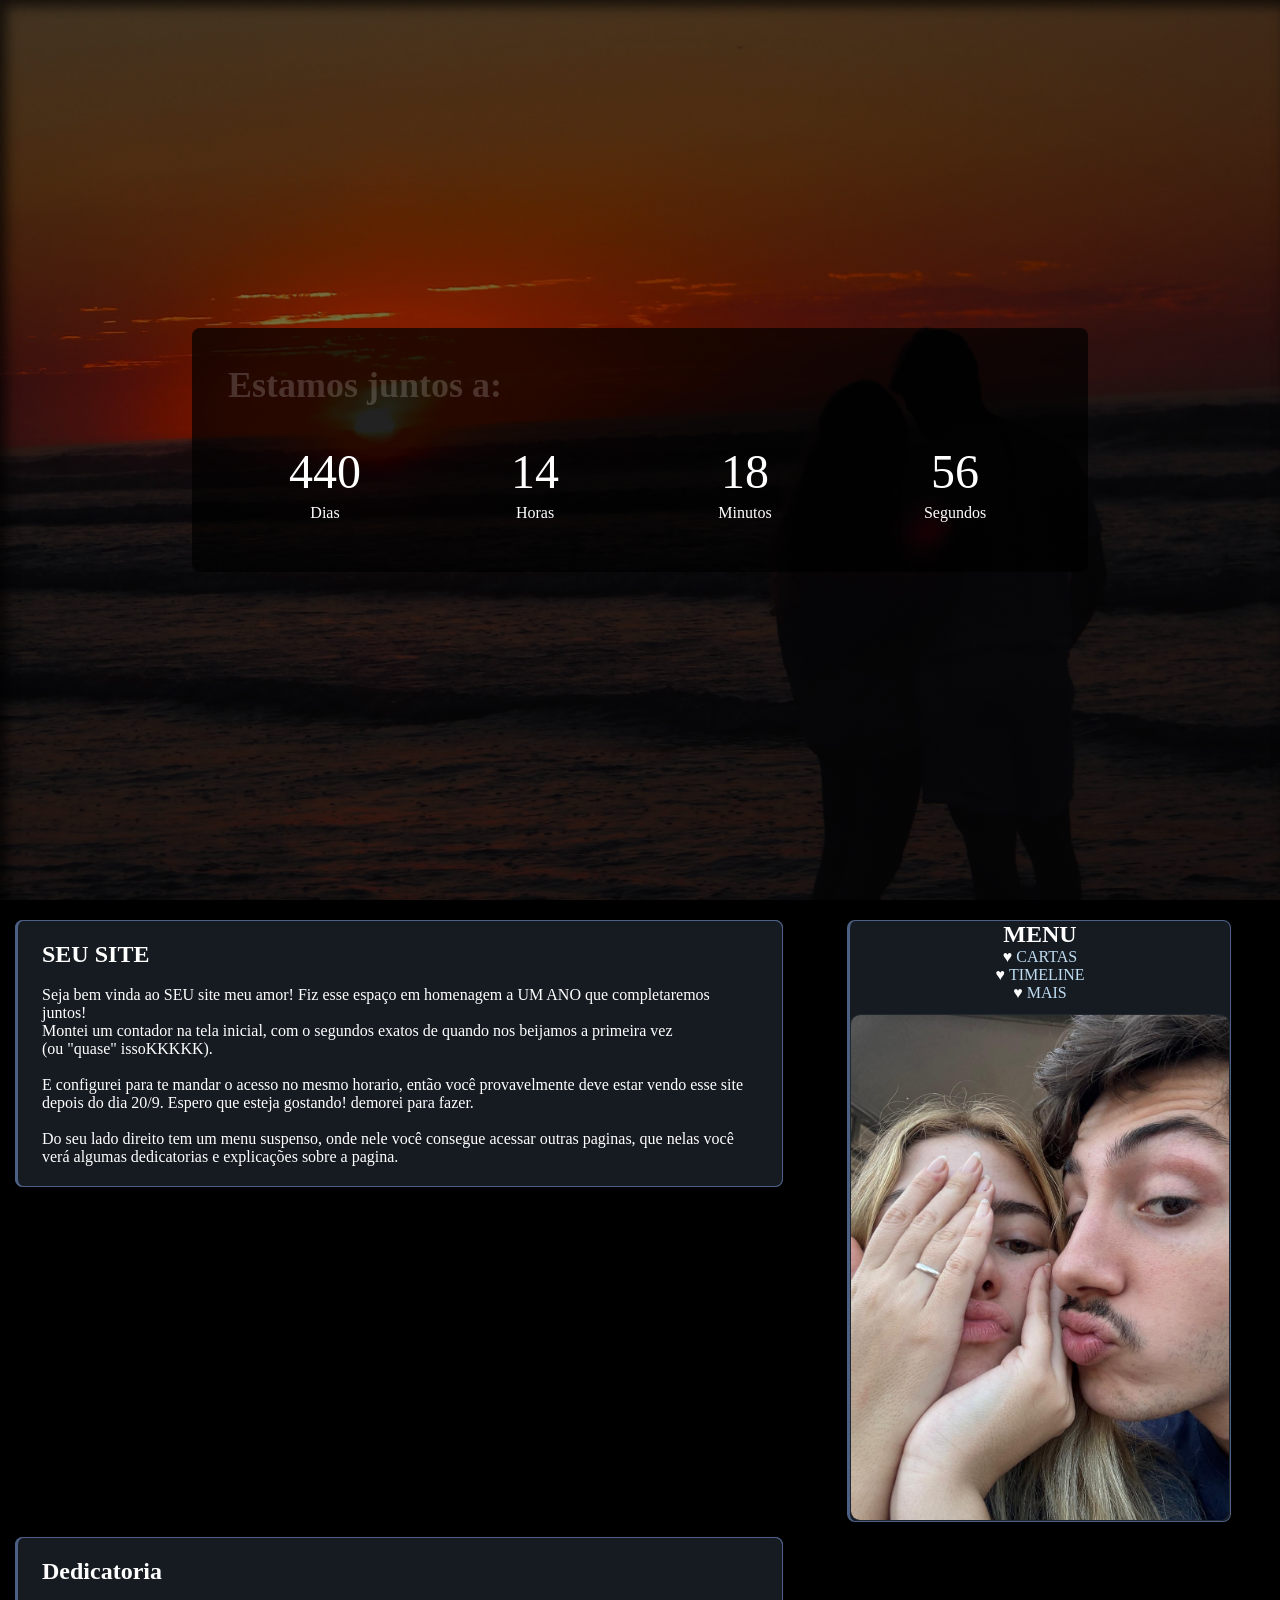
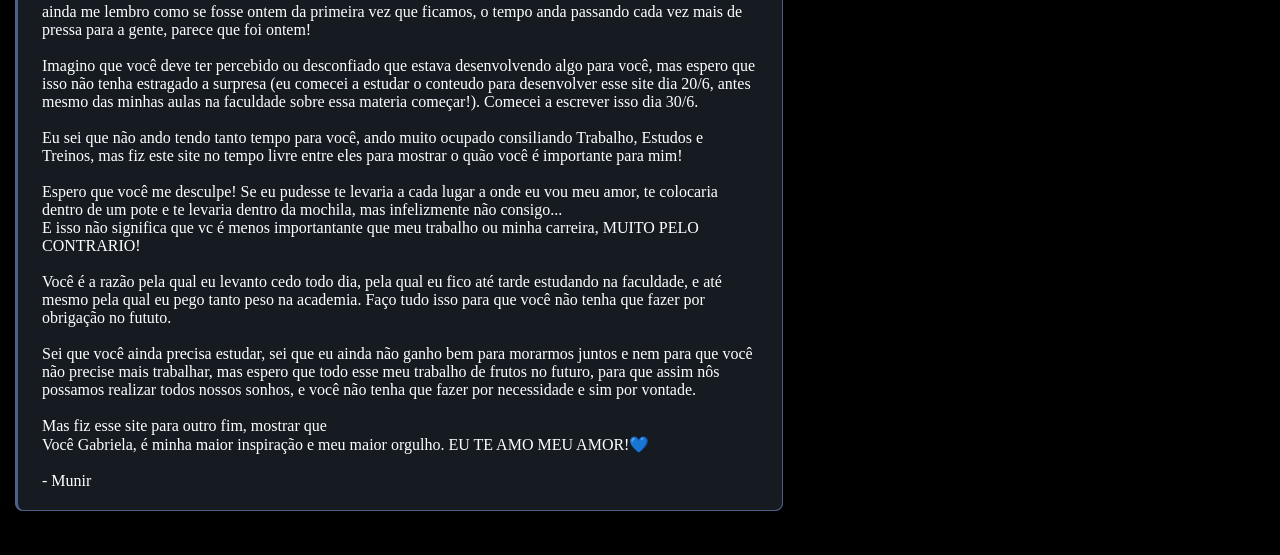
<file: index.html>
<!DOCTYPE html>
<html lang="pt-br">
<head>
    <meta charset="UTF-8">
    <meta name="viewport" content="width=device-width, initial-scale=1.0">
    <title>GABRIELA</title>
    <link rel="stylesheet" href="ref/estilo/style.css">

    <link rel="icon" href="ref/img/favicon.ico" type="image/x-icon">
    <link rel="icon" href="ref/img/favicon.svg" type="image/svg+xml">
    <link rel="apple-touch-icon" href="ref/img/apple-touch-icon.png">

</head>
<body>
    <header>

        <div class="painel">

            <div class="caixa">
                <h2>Estamos juntos a:</h2>
                
                <div class="conter-grid">
                
                    <div class="conter-box">
                      <span id="dias">00</span>
                      <p>Dias</p>
                    </div>
                
                    <div class="conter-box">
                      <span id="horas">00</span>
                      <p>Horas</p>
                    </div>
                
                    <div class="conter-box">
                      <span id="minutos">00</span>
                      <p>Minutos</p>
                    </div>
                
                    <div class="conter-box">
                      <span id="segundos">00</span>
                      <p>Segundos</p>
                    </div>
                
                </div>

            </div>

        </div>

    </header>

    <main>

        <div class="container">
            <section class="item">

                <div class="card">
                    <h2>SEU SITE</h2>
                    <br>
                    <p>Seja bem vinda ao SEU site meu amor!
                    Fiz esse espaço em homenagem a UM ANO que completaremos juntos! <br> Montei um contador na tela inicial, com o segundos exatos de quando nos beijamos a primeira vez <br>(ou "quase" issoKKKKK). <br>
                    <br>
                    E configurei para te mandar o acesso no mesmo horario, então você provavelmente deve estar vendo esse site depois do dia 20/9. Espero que esteja gostando! demorei para fazer. <br>
                    <br>
                    Do seu lado direito tem um menu suspenso, onde nele você consegue acessar outras paginas, que nelas você verá algumas dedicatorias e explicações sobre a pagina.</p>
                </div>
            
            </section>
            
            <section class="item">
                
                <div class="card">
                    <h2>Dedicatoria</h2>
                    <br>
                    <p>ainda me lembro como se fosse ontem da primeira vez que ficamos, o tempo anda passando cada vez mais de pressa para a gente, parece que foi ontem! <br>
                    <br> 
                    Imagino que você deve ter percebido ou desconfiado que estava desenvolvendo algo para você, mas espero que isso não tenha estragado a surpresa (eu comecei a estudar o conteudo para desenvolver esse site dia 20/6, antes mesmo das minhas aulas na faculdade sobre essa materia começar!). 
                    Comecei a escrever isso dia 30/6. <br> 
                    <br>
                    Eu sei que não ando tendo tanto tempo para você, ando muito ocupado consiliando Trabalho, Estudos e Treinos, mas fiz este site no tempo livre entre eles para mostrar o quão você é importante para mim! <br> 
                    <br> Espero que você me desculpe! Se eu pudesse te levaria a cada lugar a onde eu vou meu amor, te colocaria dentro de um pote e te levaria dentro da mochila, mas infelizmente não consigo... <br> E isso não significa que vc é menos importantante que meu trabalho ou minha carreira, MUITO PELO CONTRARIO! <br>
                    <br>
                    Você é a razão pela qual eu levanto cedo todo dia, pela qual eu fico até tarde estudando na faculdade, e até mesmo pela qual eu pego tanto peso na academia. Faço tudo isso para que você não tenha que fazer por obrigação no fututo. <br>
                    <br>
                    Sei que você ainda precisa estudar, sei que eu ainda não ganho bem para morarmos juntos e nem para que você não precise mais trabalhar, mas espero que todo esse meu trabalho de frutos no futuro, para que assim nôs possamos realizar todos nossos sonhos, e você não tenha que fazer por necessidade e sim por vontade. <br>
                    <br>
                    Mas fiz esse site para outro fim, mostrar que  <br>
                    Você Gabriela, é minha maior inspiração e meu maior orgulho. 
                    EU TE AMO MEU AMOR!💙<br>
                    <br>
                    - Munir </p>
                </div>
                
            </section>

            <aside class="sidebar">
                
                <h2>MENU</h2>
                <nav>
                    <ul>
                        <li><a href="pag/cartas.html">CARTAS</a></li>
                        <li><a href="pag/timeline.html">TIMELINE</a></li>
                        <li><a href="pag/mais.html">MAIS</a></li>
                    </ul>    
                </nav>    
                
                <figure class="foto">
                    <img src="ref/img/menu.jpeg" alt="Fotos nossas">
                </figure>

            </aside>    

        </div>
    </main>
    <script src="SG.js"></script>
</body>
</html>
</file>
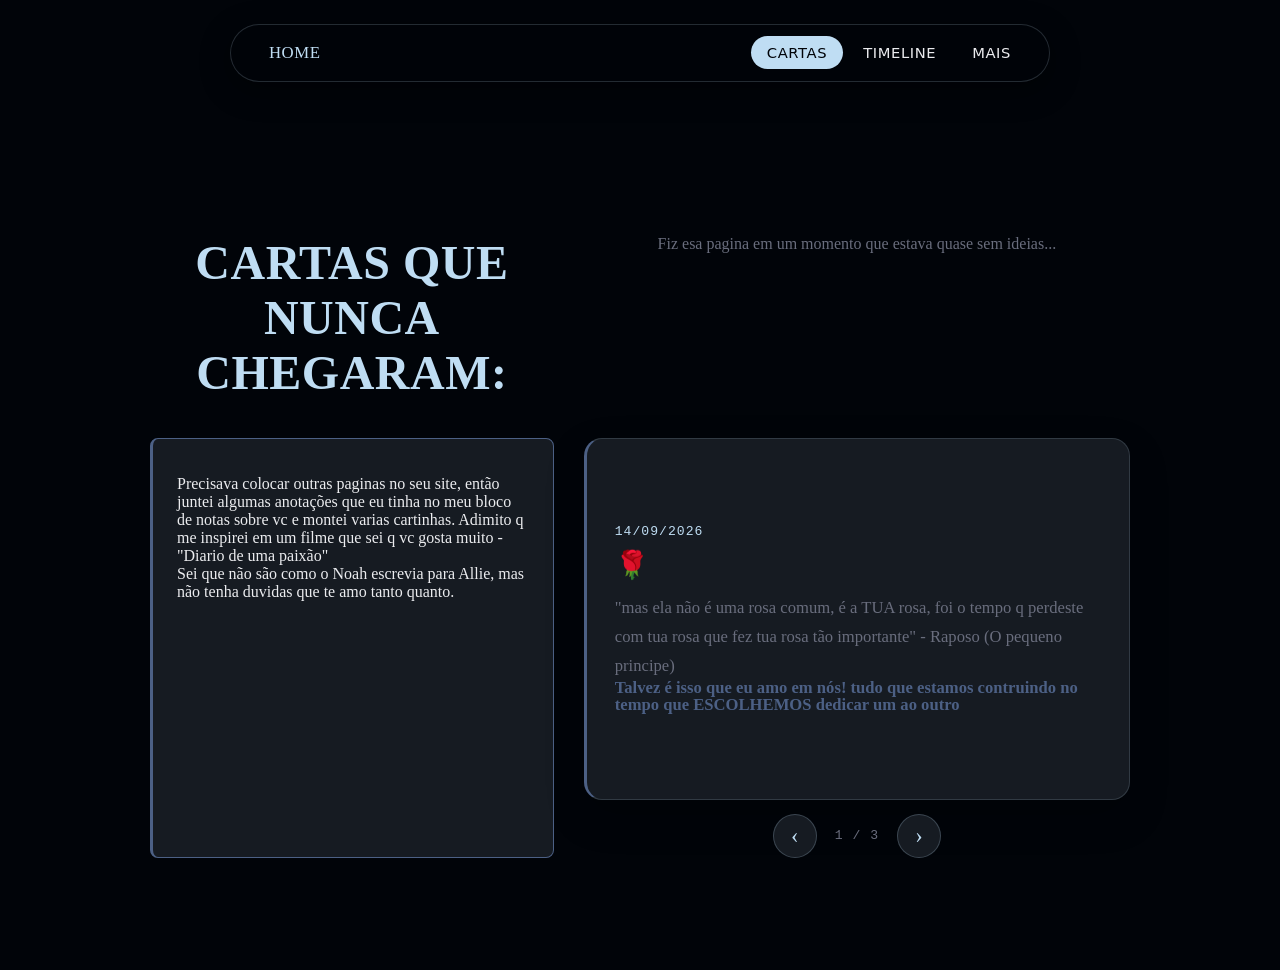
<file: pag/cartas.html>
<!DOCTYPE html>
<html lang="pt-br">
<head>
    <meta charset="UTF-8">
    <meta name="viewport" content="width=device-width, initial-scale=1.0">
    <title>Cartinhas</title>

    <link rel="icon" href="../ref/img/favicon.ico" type="image/x-icon">
    <link rel="icon" href="../ref/img/favicon.svg" type="image/svg+xml">
    <link rel="apple-touch-icon" href="../ref/img/apple-touch-icon.png">

    <link rel="stylesheet" href="../ref/estilo/cartas.css">
    <link rel="stylesheet" href="../ref/estilo/nav-bar.css">
    
</head>
<body>

  <header class="nav-barra">
      <div class="nav-interno">

        <a href="../index.html" class="nav-marca">HOME</a>
  
        <nav>
          <ul class="nav-links">


            <li><a href="cartas.html"  class="nav-link ativo">CARTAS</a></li>
            <li><a href="timeline.html" class="nav-link">TIMELINE</a></li>
            <li><a href="mais.html" class="nav-link">MAIS</a></li>
          </ul>
        </nav>
      </div>
  </header>

  <main>
    <div class="item">
        <h1 class="titulo">CARTAS QUE NUNCA CHEGARAM:</h1>
        <p class="sub">Fiz esa pagina em um momento que estava quase sem ideias...</p>
      <aside class="card">
        
          <p> 
            Precisava colocar outras paginas no seu site, então juntei algumas anotações que eu tinha no meu bloco de notas sobre vc e montei varias cartinhas. Adimito q me inspirei em um filme que sei q vc gosta muito -"Diario de uma paixão"<br>
              Sei que não são como o Noah escrevia para Allie, mas não tenha duvidas que te amo tanto quanto.</p>

      </aside>

      <section aria-label="Cartas">
                       
        <div class="carrossel">

          <!--Carta 01-->
          <input type="radio" name="carta" id="carta-0" class="carta-radio" checked />
          <article class="carta-slide">
            <div class="carta-corpo">
              <span class="carta-data">14/09/2026</span>
                <h2>🌹</h2>
                <p>"mas ela não é uma rosa comum, é a TUA rosa, foi o tempo q perdeste com tua rosa que fez tua rosa tão importante" - Raposo (O pequeno principe)</p>
                <h5>Talvez é isso que eu amo em nós! tudo que estamos contruindo no tempo que ESCOLHEMOS dedicar um ao outro</h5>
            </div>
              <div class="carta-rodape">
                <label class="seta" for="carta-2" aria-label="Carta anterior">‹</label>
                <span class="carta-indice">1 / 3</span>
                <label class="seta" for="carta-1" aria-label="Próxima carta">›</label>
              </div>
          </article>
              
          
          
          <!-- Carta 02 -->
          <input type="radio" name="carta" id="carta-1" class="carta-radio" />
          <article class="carta-slide">
            <div class="carta-corpo">
              <span class="carta-data">05/07/2026</span>
              <h2>Coisas que eu mais amo nela:</h2>

              <p>| Seus olhos | Seu cabelo | Seu sorriso |<br>
                | Seu corpo | SEU JEITINHO |<br>
                | Seu rosto | SEU BEIJO |<br>
                 | SEU ABRAÇO |Seu toque | Seu cheiro | </p>

              <h5>Mas nada disso justifica o quanto eu a amo, pois não existe motivo para eu ama-la. eu a amo porque é ela</h5>
              
              <p>
                "Amo como ama o amor. Não conheço nenhuma outra razão para amar senão amar" -Fernando Pessoa
              </p>
            </div>
            <div class="carta-rodape">
              <label class="seta" for="carta-0" aria-label="Carta anterior">‹</label>
              <span class="carta-indice">2 / 3</span>
              <label class="seta" for="carta-2" aria-label="Próxima carta">›</label>
            </div>
          </article>

          <!-- Carta 03 -->
          <input type="radio" name="carta" id="carta-2" class="carta-radio" />
          <article class="carta-slide">
            <div class="carta-corpo">
              <span class="carta-data">17/04/2026</span>
              <h2>Para sempre vou te amar</h2>

              <h5>Ja te amo muito mais do que sou capaz de mensurar, e te amarei ate um tempo que não estarei vivo para ver!</h5>
              <p>"O amor não é amor se quando encontra obstáculos se altera."</p>
              <p>"Amor não se altera com as horas breves,
                mas permanece até o fim dos tempos." <br>William Shakespeare - Soneto 116</p>
            
            </div>
            <div class="carta-rodape">
              <label class="seta" for="carta-1" aria-label="Carta anterior">‹</label>
              <span class="carta-indice">3 / 3</span>
              <label class="seta" for="carta-0" aria-label="Próxima carta">›</label>
            </div>
          </article>

        </div>

       </section>

    </div>     
  </main>
</body>
</html>
</file>
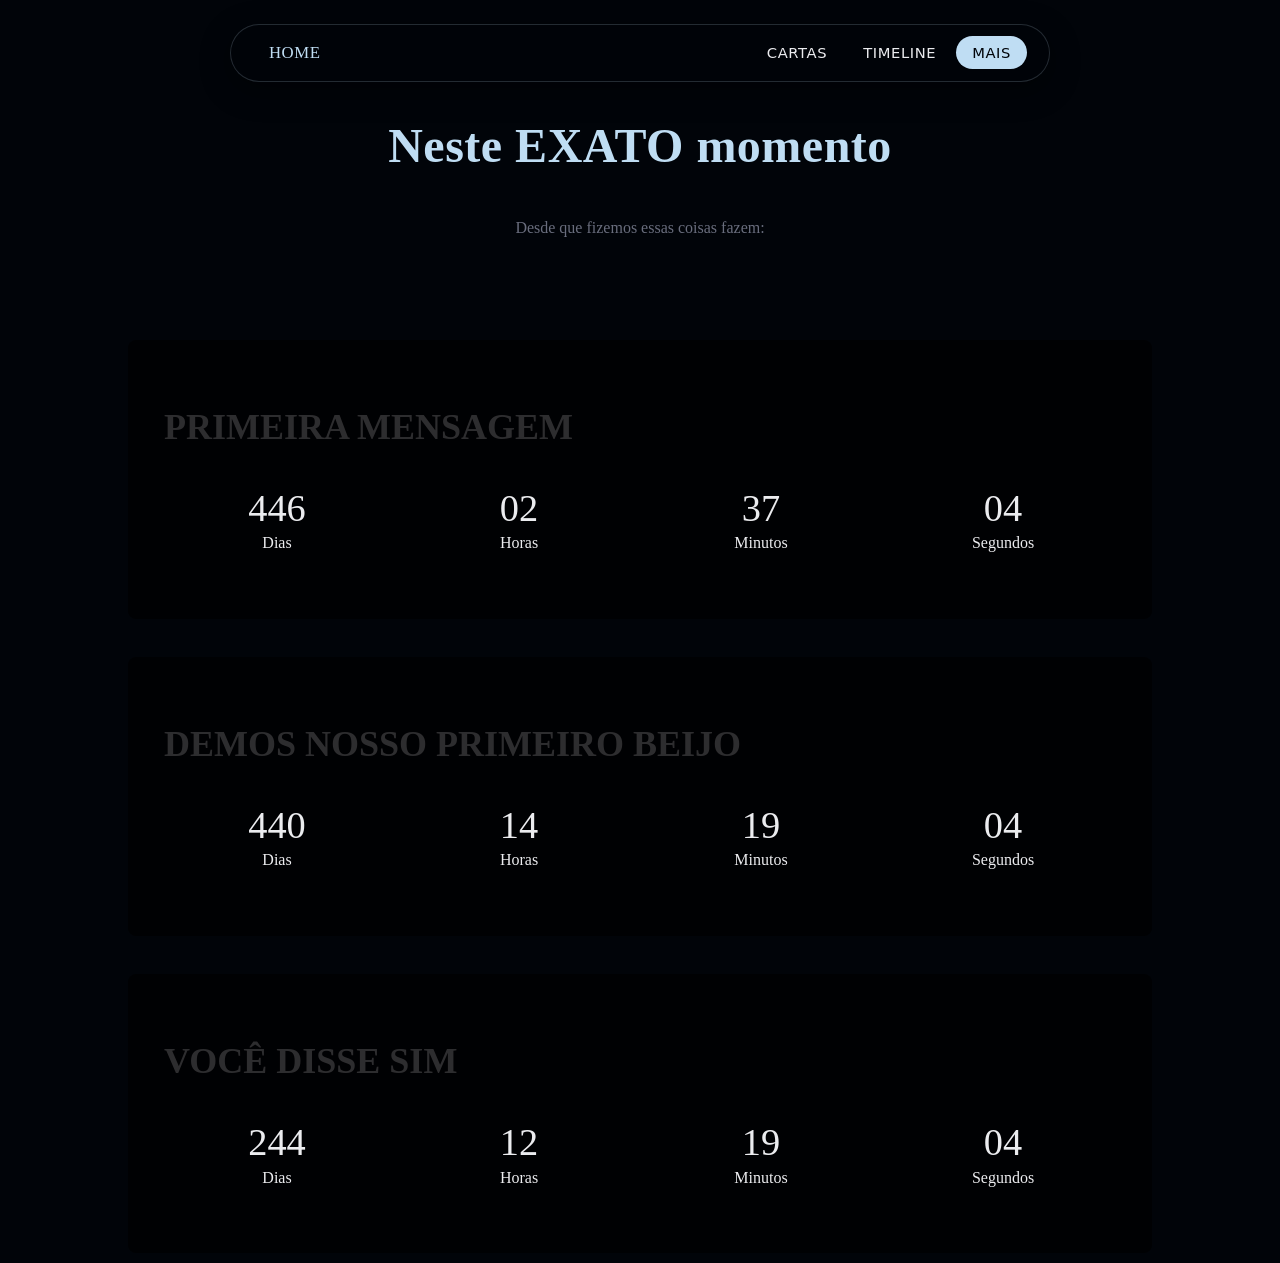
<file: pag/mais.html>
<!DOCTYPE html>
<html lang="pt-br">
<head>
    <meta charset="UTF-8">
    <meta name="viewport" content="width=device-width, initial-scale=1.0">
    <title>Mais</title>

    <link rel="icon" href="../ref/img/favicon.ico" type="image/x-icon">
    <link rel="icon" href="../ref/img/favicon.svg" type="image/svg+xml">
    <link rel="apple-touch-icon" href="../ref/img/apple-touch-icon.png">

    <link rel="stylesheet" href="../ref/estilo/nav-bar.css">
    <link rel="stylesheet" href="../ref/estilo/conter-box.css">

</head>
<body>
  <header class="nav-barra">
      <div class="nav-interno">
  
        <a href="../index.html" class="nav-marca">HOME</a>
  
        <nav>
          <ul class="nav-links">

            <li><a href="cartas.html"  class="nav-link">CARTAS</a></li>
            <li><a href="timeline.html" class="nav-link">TIMELINE</a></li>
            <li><a href="mais.html" class="nav-link ativo">MAIS</a></li>
          </ul>
        </nav>
      </div>
      
  </header>

  <main>

    <h1 class="titulo">Neste EXATO momento</h1>
    <p class="sub">Desde que fizemos essas coisas fazem: </p>
    <div class="painel">

      <div class="caixa">
          <h2> PRIMEIRA MENSAGEM </h2>
          
          <div class="conter-grid">
          
              <div class="conter-box">
                <span id="dias-1">00</span>
                <p>Dias</p>
              </div>
          
              <div class="conter-box">
                <span id="horas-1">00</span>
                <p>Horas</p>
              </div>
          
              <div class="conter-box">
                <span id="minutos-1">00</span>
                <p>Minutos</p>
              </div>
          
              <div class="conter-box">
                <span id="segundos-1">00</span>
                <p>Segundos</p>
              </div>
          
          </div>

      </div>

  </div>
  <!-- 2 testando diferentes conterbox-->
  <div class="painel">

    <div class="caixa">
        <h2>DEMOS NOSSO PRIMEIRO BEIJO </h2>
        
        <div class="conter-grid">
        
            <div class="conter-box">
              <span id="dias-2">00</span>
              <p>Dias</p>
            </div>
        
            <div class="conter-box">
              <span id="horas-2">00</span>
              <p>Horas</p>
            </div>
        
            <div class="conter-box">
              <span id="minutos-2">00</span>
              <p>Minutos</p>
            </div>
        
            <div class="conter-box">
              <span id="segundos-2">00</span>
              <p>Segundos</p>
            </div>
        
        </div>

    </div>
  </div>
  <div class="painel">

    <div class="caixa">
        <h2>VOCÊ DISSE SIM</h2>
        
        <div class="conter-grid">
        
            <div class="conter-box">
              <span id="dias-3">00</span>
              <p>Dias</p>
            </div>
        
            <div class="conter-box">
              <span id="horas-3">00</span>
              <p>Horas</p>
            </div>
        
            <div class="conter-box">
              <span id="minutos-3">00</span>
              <p>Minutos</p>
            </div>
        
            <div class="conter-box">
              <span id="segundos-3">00</span>
              <p>Segundos</p>
            </div>
        
        </div>

    </div>

</div>

  </main>
<script src="../mais.js"></script>
</body>
</html>
</file>
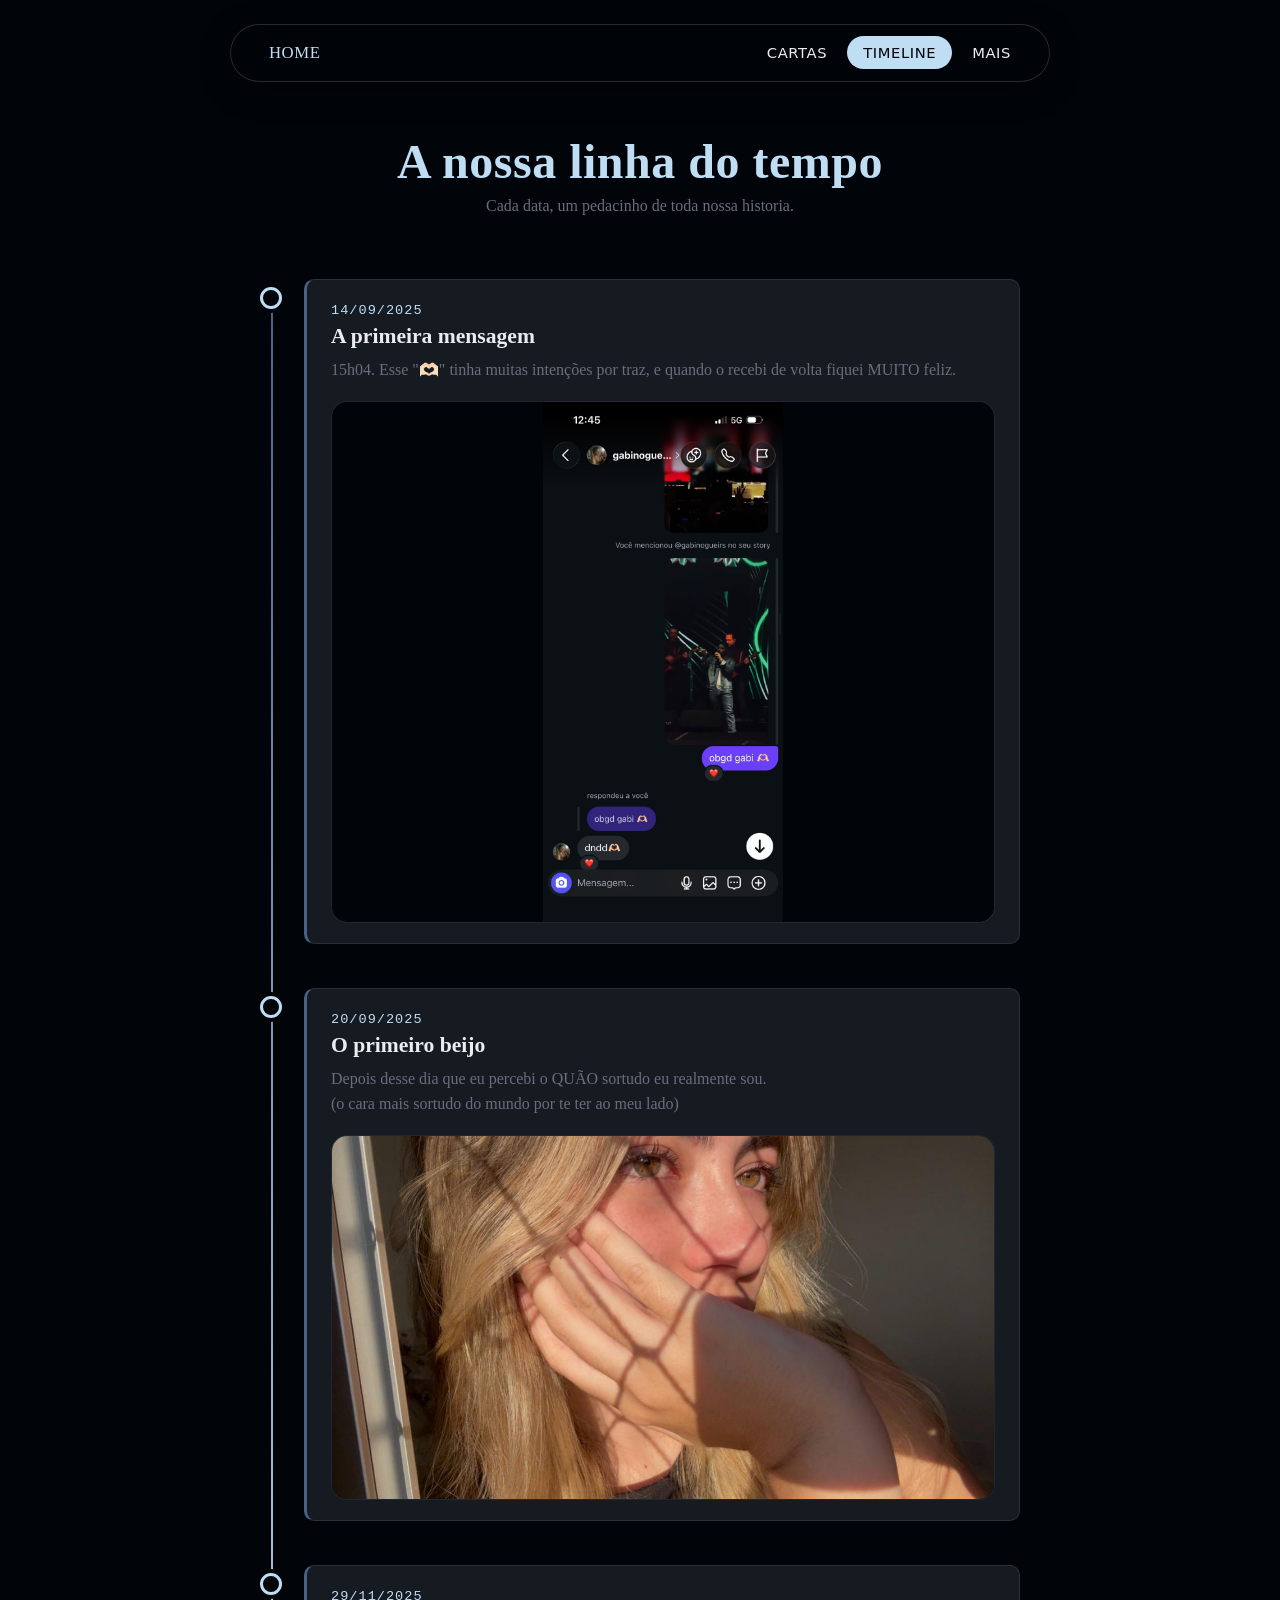
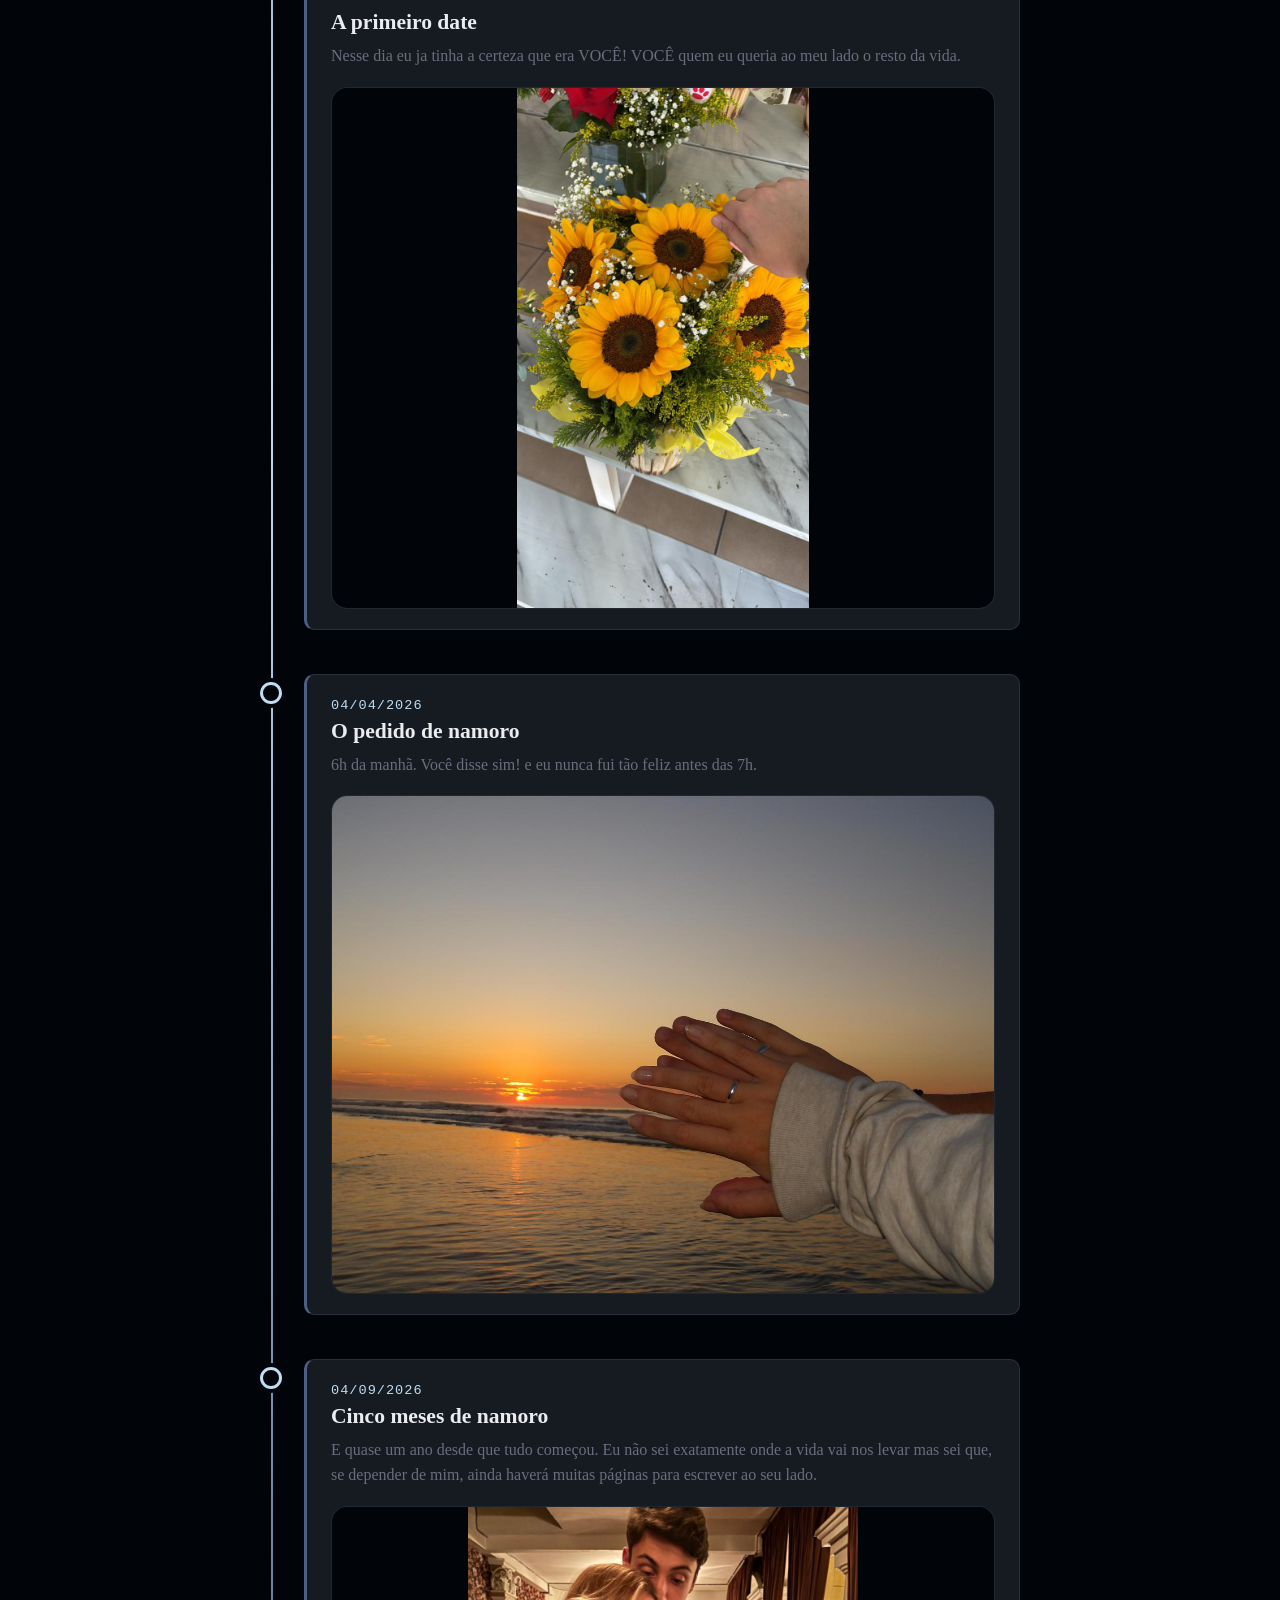
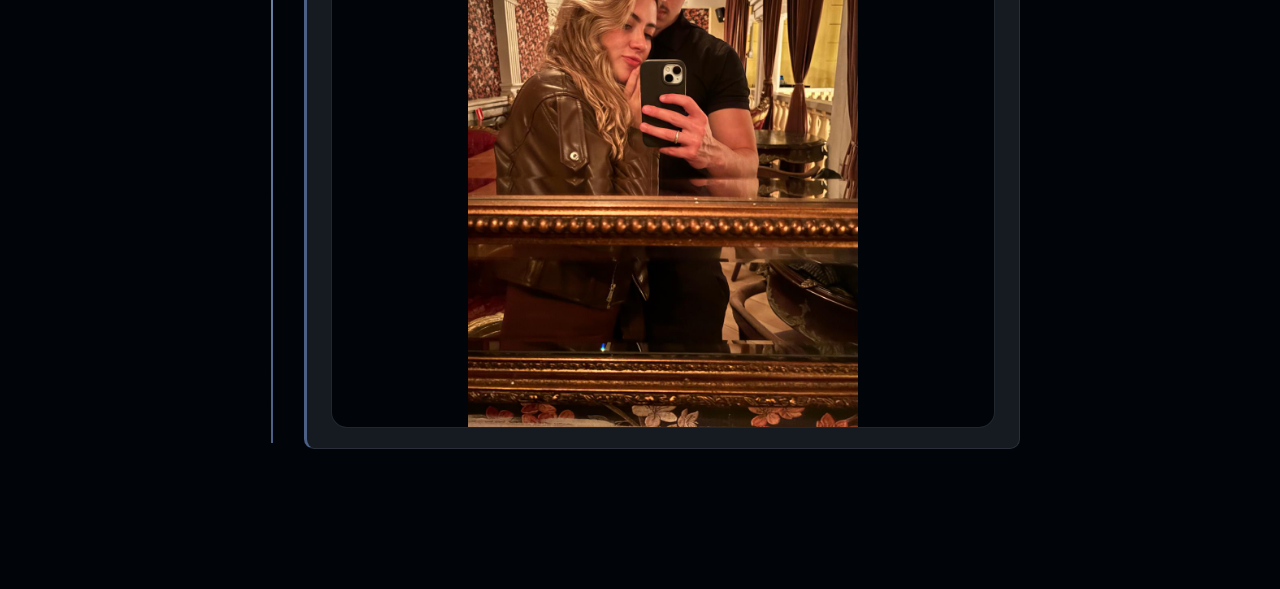
<file: pag/timeline.html>
<!DOCTYPE html>
<html lang="pt-br">
<head>
    <meta charset="UTF-8">
    <meta name="viewport" content="width=device-width, initial-scale=1.0">
    <title>Linha do tempo</title>

    <link rel="icon" href="../ref/img/favicon.ico" type="image/x-icon">
    <link rel="icon" href="../ref/img/favicon.svg" type="image/svg+xml">
    <link rel="apple-touch-icon" href="../ref/img/apple-touch-icon.png">

    <link rel="stylesheet" href="../ref/estilo/timeline.css">
    <link rel="stylesheet" href="../ref/estilo/nav-bar.css">

</head>



<body>
  <header class="nav-barra">
    <div class="nav-interno">

      <a href="../index.html" class="nav-marca">HOME</a>

      <nav>
        <ul class="nav-links">

          <li><a href="cartas.html"  class="nav-link">CARTAS</a></li>
          <li><a href="timeline.html" class="nav-link ativo">TIMELINE</a></li>
          <li><a href="mais.html" class="nav-link">MAIS</a></li>
        </ul>
      </nav>
    </div>
  </header>

  <main class="tl-pagina">
    <h1 class="tl-titulo">A nossa linha do tempo</h1>
    <p class="tl-sub">Cada data, um pedacinho de toda nossa historia.</p>

    <div class="tl-linha">


      <div class="tl-item">
        <div class="tl-card">
          <span class="tl-data">14/09/2025</span>
          <h2 class="tl-item-titulo">A primeira mensagem</h2>
          <p class="tl-item-texto">
            15h04. Esse "🫶🏻" tinha muitas intenções por traz, e quando o recebi de volta fiquei MUITO feliz.
          </p>
          <figure class="tl-foto">
            <img src="../ref/img/primeira-mensage.jpeg" alt="imagen da primeira mensagem">
          </figure>

        </div>
      </div>
      
      <div class="tl-item">
        <div class="tl-card">
          <span class="tl-data">20/09/2025</span>
            <h2 class="tl-item-titulo">O primeiro beijo</h2>
              <p class="tl-item-texto">
                  Depois desse dia que eu percebi o QUÃO sortudo eu realmente sou. <br>
                  (o cara mais sortudo do mundo por te ter ao meu lado)
              </p>
              <figure class="tl-foto">
                <img src="../ref/img/GABRIELA.jpeg" alt="GABRIELA">
              </figure>
        </div>
      </div>
            
      <div class="tl-item">
        <div class="tl-card">
          <span class="tl-data">29/11/2025</span>
          <h2 class="tl-item-titulo">A primeiro date</h2>
          <p class="tl-item-texto">
           Nesse dia eu ja tinha a certeza que era VOCÊ! VOCÊ quem eu queria ao meu lado o resto da vida.
          </p>
          <figure class="tl-foto">
            <img src="../ref/img/primeiro-encontro.jpeg" alt="a flor do nosso primeiro encontro">
          </figure>
        </div>
      </div>
      
      <div class="tl-item">
        <div class="tl-card">
          <span class="tl-data">04/04/2026</span>
          <h2 class="tl-item-titulo">O pedido de namoro</h2>
          <p class="tl-item-texto">
            6h da manhã. Você disse sim! e eu nunca fui tão feliz antes das 7h.
          </p>
          <figure class="tl-foto">
            <img src="../ref/img/pedido-namoro.jpeg" alt="a ft de nossas alianças">
          </figure>
        </div>
      </div>

      <div class="tl-item">
        <div class="tl-card">
          <span class="tl-data">04/09/2026</span>
          <h2 class="tl-item-titulo">Cinco meses de namoro</h2>
          <p class="tl-item-texto">
            E quase um ano desde que tudo começou. Eu não sei exatamente onde a vida vai nos levar mas sei que, se depender de mim, ainda haverá muitas páginas para escrever ao seu lado.
          </p>
          <figure class="tl-foto">
            <img src="../ref/img/5meses.jpeg" alt="">
          </figure>
        </div>
      </div>

    </div>
  </main>
</body>
</html>
</file>
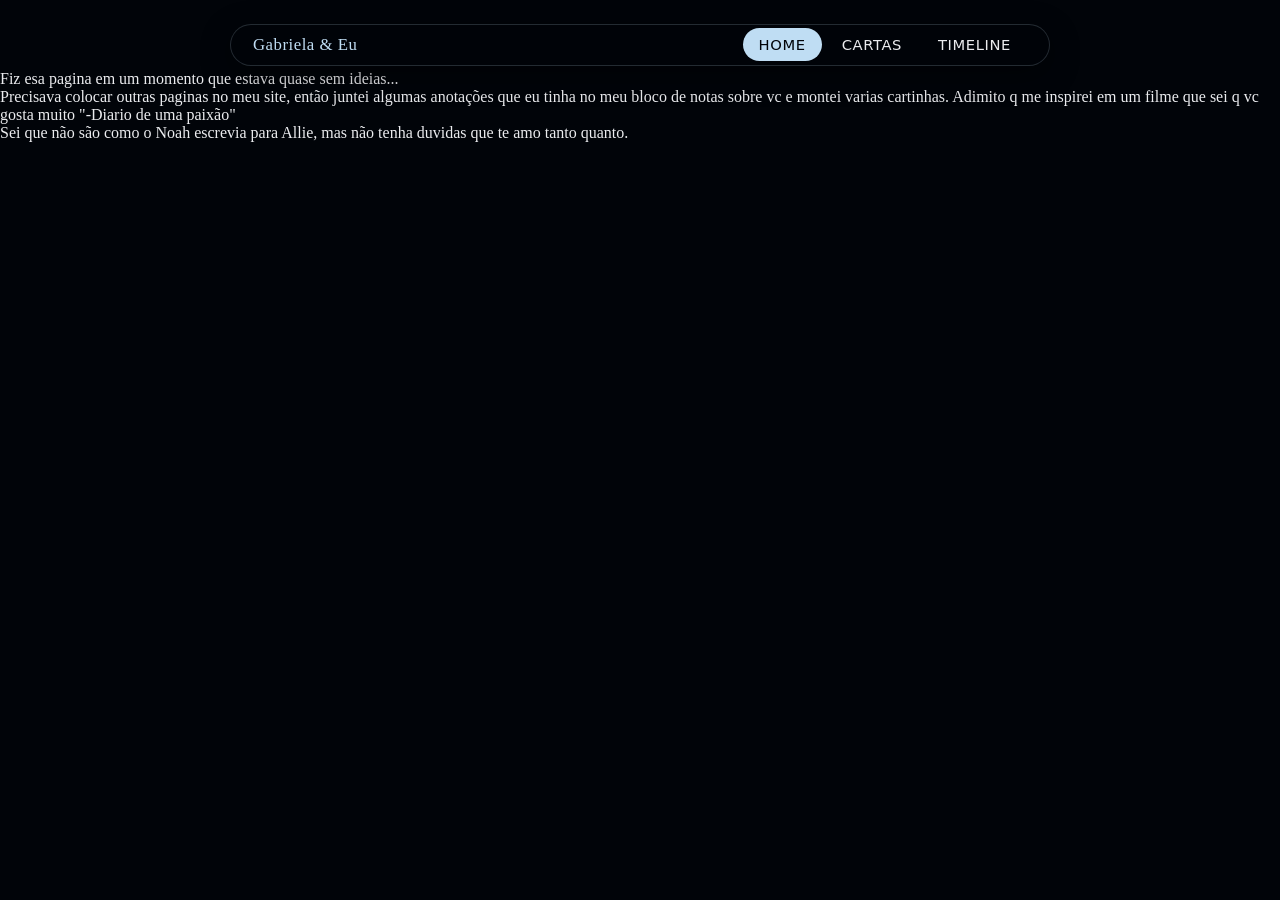
<file: site/pag/cartas.html>
<!DOCTYPE html>
<html lang="pt-br">
<head>
    <meta charset="UTF-8">
    <meta name="viewport" content="width=device-width, initial-scale=1.0">
    <title>Cartinhas</title>
    <link rel="stylesheet" href="../ref/estilo/carta.css">
</head>
<body>

    <header class="nav-barra">
        <div class="nav-interno">

          <a href="index.html" class="nav-marca">Gabriela & Eu</a>
    
          <nav>
            <ul class="nav-links">
              <li><a href="../../index.html"   class="nav-link ativo">HOME</a></li>
              <li><a href="cartas.html"  class="nav-link">CARTAS</a></li>
              <li><a href="timeline.html" class="nav-link">TIMELINE</a></li>
            </ul>
          </nav>
        </div>
      </header>
        <main>
            <article>
                <p>Fiz esa pagina em um momento que estava quase sem ideias... <br>Precisava colocar outras paginas no meu site, então juntei algumas anotações que eu tinha no meu bloco de notas sobre vc e montei varias cartinhas. Adimito q me inspirei em um filme que sei q vc gosta muito "-Diario de uma paixão"<br>
                    Sei que não são como o Noah escrevia para Allie, mas não tenha duvidas que te amo tanto quanto.</p>
            </article>
        </main>
    
</body>
</html>
</file>
<file: ref/estilo/style.css>
@charset "UTF-8";

@import url("https://fonts.googleapis.com/css2?family=Playfair+Display:ital,wght@0,400..900;1,400..900&display=swap");


@import url('https://fonts.googleapis.com/css2?family=Poppins:ital,wght@0,100;0,200;0,300;0,400;0,500;0,600;0,700;0,800;0,900;1,100;1,200;1,300;1,400;1,500;1,600;1,700;1,800;1,900&display=swap');


:root {
        --cor1: #EBECEF;
        --cor2: #BFDDF3;
        --cor3: #4c6085;
        --cor4: #696D7D;
        --corfundo: #010409;
        --corfundo2:#161b22;
        --escurecer: rgba(0, 0, 0, 0.5);
        --sombra: rgba( 0, 0, 0, 0.7);
    

}

*{
    margin: 0px;
    padding: 0px;
    box-sizing: border-box;
}


body {
    max-width: 100vw;
    background-color: black;
    color: white;
    

    font-family: var(--font1);
}



header {
    /*para SETar um bg-img*/
    background-image: 
    linear-gradient(
        var(--escurecer), 
        var(--escurecer) 
    ),
    url(../img/img01.JPG.jpeg);

    background-position: center;
    background-size: cover;
    background-attachment: fixed;
    background-repeat: no-repeat;

    /*SETando tamanho do header*/
    width: 100%;
    height: 100dvh;
    max-width: 100%;
    
    display: flex;
    align-items: center;
    justify-content: center;
    padding: clamp(0.75rem, 4vw, 3rem);
    
    box-shadow: inset 6px 6px 13px 0px var(--sombra);

    
    .painel {
        display: flex;
        align-items: center;
        justify-content: center;
        width: min(100%, 56rem);
        text-align: center;
    }
    
    .caixa {
        background-color: var(--sombra);
        border-radius: 8px;
        width: 100%;
        min-width: 0;
        padding: clamp(0.85rem, 3vw, 2.25rem);
    }
    
    .caixa h2 {
        text-align: left;
        color: rgba(255, 255, 255, 0.178);
        font-size: clamp(1.15rem, 3.4vw, 2.25rem);
        margin-bottom: clamp(0.75rem, 2vw, 1.5rem);
        overflow-wrap: anywhere;
    }
    
    .conter-grid {
        display: grid;
        grid-template-columns: repeat(4, minmax(0, 1fr));
        gap: clamp(0.4rem, 1.4vw, 1rem);
        width: 100%;
    }
    
    .conter-box {
        min-width: 0;
        padding: clamp(0.45rem, 1.4vw, 0.9rem) clamp(0.2rem, 1vw, 0.6rem);
    }
    
    .conter-box span {
        display: block;
        font-size: clamp(1.1rem, 4.6vw, 3rem);
        line-height: 1.15;
        overflow-wrap: anywhere;
    }
    
    .conter-box p {
        font-family: var(--font2);
        font-size: clamp(0.65rem, 1.8vw, 1rem);
        margin-top: 0.25rem;
    }
    
}

@media (max-width: 480px) {
    .conter-grid {
        grid-template-columns: repeat(2, minmax(0, 1fr));
        gap: 0.65rem;
    }

    .conter-box span {
        font-size: clamp(1.4rem, 8vw, 2rem);
    }
}

@media (min-width: 1280px) {
    .painel {
        width: min(100%, 64rem);
    }

    .conter-box span {
        font-size: clamp(2rem, 3vw, 3.25rem);
    }
}

/*para telas menores*/
@media (max-width: 600px){
    header {
        background-image: 
        linear-gradient(
            var(--escurecer), 
            var(--escurecer)
        ), 
        url(../img/img01pq.jpg);

        background-position: center;
        background-size: cover;
        background-attachment: scroll;
    }

    
}    

 



main {
    max-width: 100%;
    font-family: var(--font2);
    padding-top: 20px;
    
    padding-left: 15px;

    & section {
        width: 60vw;
        display: flexbox;
        flex-direction: column;
        flex: 1;
        gap: 20px;
        
        
        background-color: var(--cor3);        
        border-radius: 8px;
        
    }
}

.item {
    
    
    border-radius: 8px;
    position: relative;
    margin-bottom: 44px;
}

.card {
    
    background-color: var(--corfundo2);
    
    border: 1px solid var(--cor3);
    border-left: 3px solid var(--cor3);
    
    border-radius: 8px;
    padding: 20px 24px;
}


.container{
    display: grid;
    gap: 15px;
    
    align-items: flex-start;
    

    border: 2px white;
    border-radius: 8px;



}

.sidebar {
    position: sticky;

    grid-column: 2;
    grid-row: 1;

    top: 20px; 
    width: 30vw;
    text-align: center;

    background-color: var(--corfundo2); 

    border-radius: 8px;
    border: 1px solid var(--cor3); 
    border-left: 3px solid var(--cor3);

    nav {
        flex-direction: column;

    }

    ul {
        list-style-position: inside;
        list-style-type: " ♥ ";
        
        & a {

            color: var(--cor2);
            text-decoration: none;
    
            border-radius: 5px;
            
            &:hover {
                color: var(--corfundo);
                background-color: var(--cor2);
    
                
            }

        }

    }
    

}

.foto {
    margin: 12px 0 0;
    overflow: hidden;
    border: 1px solid rgba(191, 221, 243, 0.16);
    border-radius: 10px;
    background: var(--corfundo);
    text-align: center;
  }

  .foto img {
    display: block;
    width: 100%;
    max-height: 520px;
    object-fit: contain;
  }
</file>
<file: ref/estilo/cartas.css>
@charset "UTF-8";

:root {
    --cor1: #ebecef;
    --cor2: #bfddf3;
    --cor3: #4c6085;
    --cor4: #696d7d;
    --corfundo: #010409;
    --corfundo2: #161b22;
  }

* { box-sizing: border-box; }

body {
        margin: 0;
      background-color: var(--corfundo);
      color: var(--cor1);
      font-family: Georgia, "Times New Roman", serif;
}

main {
      min-height: 100vh;
      display: flex;
      align-items: center;
      justify-content: center;
      padding: 88px 20px 36px;

      & h5 {
        color: var(--cor3);
        padding: 0;
        border: 0;
        margin: 0;
        font-size: 1.04rem;
        line-height: 1;
      }
}

.titulo {
  text-align: center;
  font-size: clamp(2rem, 6vw, 3rem);
  color: var(--cor2);
  margin: 0 0 8px;
  letter-spacing: 0.5px;
}

.sub {
  text-align: center;
  color: var(--cor4);
  font-size: 1rem;
  margin: 0 0 64px;
}

  .item {
      width: 100%;
      max-width: 980px;
      display: grid;
      grid-template-columns: 0.85fr 1.15fr;
      gap: 30px;
      align-items: stretch;
}

  .card {

    background-color: var(--corfundo2);

    border: 1px solid var(--cor3);
    border-left: 3px solid var(--cor3);

    border-radius: 8px;
    padding: 20px 24px;
}

section {
  display: flex; flex-direction: column; 
}
.carrossel {
  position: relative; height: 420px;  
}

.carta-slide {
      position: absolute;
      inset: 0;
      display: flex;
      flex-direction: column;
      gap: 14px;
      opacity: 0;
      pointer-events: none;
      transition: opacity 0.35s ease;
    }
    /* a carta logo após o radio marcado aparece */
    .carta-radio:checked + .carta-slide {
      opacity: 1;
      pointer-events: auto;
    }

    .carta-corpo {
      flex: 1;
      background: var(--corfundo2);
      border: 1px solid rgba(191, 221, 243, 0.16);
      border-left: 3px solid var(--cor3);
      border-radius: 18px;
      padding: 28px;
      box-shadow: 0 16px 38px rgba(0, 0, 0, 0.22);
      display: flex;
      flex-direction: column;
      justify-content: center;
      overflow: auto;
    }
    .carta-data {
      display: inline-block;
      color: var(--cor2);
      font-family: ui-monospace, "Courier New", monospace;
      font-size: 0.82rem;
      letter-spacing: 1px;
      margin-bottom: 10px;
      text-transform: uppercase;
    }
    .carta-corpo h2 {
      color: var(--cor1);
      font-size: clamp(1.25rem, 4vw, 1.7rem);
      margin: 0 0 12px;
    }
    .carta-corpo p {
      color: var(--cor4);
      font-size: 1.04rem;
      line-height: 1.75;
      margin: 0;
    }

    .carta-rodape {
      display: flex;
      align-items: center;
      justify-content: center;
      gap: 18px;
    }
    .seta {
      display: inline-flex;
      align-items: center;
      justify-content: center;
      width: 44px;
      height: 44px;
      border-radius: 999px;
      background: var(--corfundo2);
      border: 1px solid rgba(191, 221, 243, 0.22);
      color: var(--cor2);
      font-size: 1.4rem;
      cursor: pointer;
      user-select: none;
      transition: background 0.2s ease, transform 0.2s ease;
    }
    .seta:hover {
      background: rgba(191, 221, 243, 0.14);
      transform: scale(1.06);
    }
    .carta-indice {
      color: var(--cor4);
      font-family: ui-monospace, "Courier New", monospace;
      font-size: 0.82rem;
      letter-spacing: 1px;
    }

    /* ===== Celular: balão em cima, cartas embaixo ===== */
    @media (max-width: 767px) {
      main {
        align-items: flex-start;
        padding: 84px 16px 32px;
      }
      .item {
        grid-template-columns: 1fr;
        gap: 18px;
      }
      .card::after { display: none; }
      .carrossel-palco { height: 360px; }
    }
</file>
<file: ref/estilo/nav-bar.css>
@charset "UTF-8";

@import url("https://fonts.googleapis.com/css2?family=Playfair+Display:ital,wght@0,400..900;1,400..900&display=swap");
  /* ====== PALETA (troque os valores aqui) ====== */
  :root {
    --cor1: #ebecef;
    --cor2: #bfddf3;
    --cor3: #4c6085;
    --cor4: #696d7d;
    --corfundo: #010409;
    --corfundo2: #161b22;
  }

  * { box-sizing: border-box; }

  body {
    margin: 0;
    background-color: var(--corfundo);
    color: var(--cor1);
    font-family: Georgia, "Times New Roman", serif;
  }

  /* ====== O CONTAINER QUE CENTRALIZA A PÍLULA ====== */
  .nav-barra {
    /* sticky: a pílula segue o topo ao rolar, com um respiro de 12px */
    position: sticky;
    top: 12px;
    z-index: 50;
    display: flex;
    justify-content: center;   /* centraliza a pílula horizontalmente */
    padding: 12px 16px 0;       /* 12px de respiro acima dela */
  }

  /* ====== A PÍLULA EM SI (o retângulo arredondado) ====== */
  .nav-interno {
    width: 100%;
    max-width: 820px;

    /* fundo semitransparente + desfoque de vidro fosco (efeito Apple).
       -webkit- é para Safari; a linha sem prefixo é o padrão. */
    background: rgba(1, 4, 9, 0.55);
    -webkit-backdrop-filter: blur(12px) saturate(140%);
    backdrop-filter: blur(12px) saturate(140%);

    /* bordas totalmente arredondadas = formato de pílula */
    border: 1px solid rgba(191, 221, 243, 0.18);
    border-radius: 999px;

    /* sombra para a pílula "flutuar" sobre a página */
    box-shadow: 0 8px 30px rgba(0, 0, 0, 0.45);

    padding: 10px 22px;
    display: flex;
    align-items: center;
    justify-content: space-between;
    gap: 16px;
  }

  .nav-marca {
    font-family: Georgia, "Times New Roman", serif;
    font-size: 1.05rem;
    color: var(--cor2);
    letter-spacing: 0.5px;
    padding: 8px 16px;
    border-radius: 999px;
    text-decoration: none;
  }

  .nav-links {
    display: flex;
    gap: 4px;
    list-style: none;
    margin: 0;
    padding: 0;
  }

  .nav-link {
    color: var(--cor1);
    text-decoration: none;
    font-size: 0.92rem;
    font-family: ui-sans-serif, system-ui, -apple-system, sans-serif;
    letter-spacing: 0.6px;
    padding: 8px 16px;
    border-radius: 999px;
    transition: background 0.2s ease, color 0.2s ease;
  }

  .nav-link:hover {
    background: rgba(191, 221, 243, 0.12);
    color: var(--cor2);
  }

  .nav-marca:hover {
    background: rgba(191, 221, 243, 0.12);

  }

  /* Estado ATIVO: o link da página atual fica destacado.
     Coloque class="nav-link ativo" no <a> da página atual. */
  .nav-link.ativo {
    color: var(--corfundo);
    background: var(--cor2);
  }

  @media (max-width: 600px) {
    .nav-interno { padding: 8px 16px; max-width: 100%; }
    .nav-marca { font-size: 0.95rem; }
    .nav-link { padding: 7px 12px; font-size: 0.85rem; }
  }
</file>
<file: ref/estilo/conter-box.css>
@charset "UTF-8";

:root {
    --cor1: #EBECEF;
    --cor2: #BFDDF3;
    --cor3: #4c6085;
    --cor4: #696D7D;
    --corfundo: #010409;
    --corfundo2:#161b22;
    --escurecer: rgba(0, 0, 0, 0.5);
    --sombra: rgba( 0, 0, 0, 0.7);
}

main {
    width: 100%;
    min-height: 100dvh;          /* era height: cresce se o conteúdo for maior que a tela */

    display: flex;
    flex-direction: column;      /* empilha: título e painéis um embaixo do outro */
    align-items: center;
    justify-content: center;
    gap: clamp(1rem, 3vw, 2.5rem);

    padding: clamp(0.75rem, 4vw, 3rem);
    padding-bottom: 10px;
}

main h1 {
    text-align: center;
    font-size: clamp(1.6rem, 6vw, 3rem);
    margin: 0;
}

.titulo {
    text-align: center;
    font-size: clamp(2rem, 6vw, 3rem);
    color: var(--cor2);
    margin: 0 0 8px;
    letter-spacing: 0.5px;
  }

  .sub {
    text-align: center;
    color: var(--cor4);
    font-size: 1rem;
    margin: 0 0 64px;
  }

.painel {
    display: flex;
    flex-wrap: wrap;

    align-items: center;
    justify-content: center;

    gap: clamp(1rem, 3vw, 2.5rem);
    width: min(100%, 56rem);
    text-align: center;
}

.caixa {
    background-color: var(--sombra);
    border-radius: 8px;
    flex: 1 1 260px;
    min-width: 0;
    padding: clamp(0.85rem, 3vw, 2.25rem);
}

.caixa h2 {
    text-align: left;
    color: rgba(255, 255, 255, 0.178);
    font-size: clamp(1.15rem, 3.4vw, 2.25rem);
    margin-bottom: clamp(0.75rem, 2vw, 1.5rem);
    overflow-wrap: anywhere;
}

.conter-grid {
    display: grid;
    grid-template-columns: repeat(4, minmax(0, 1fr));
    gap: clamp(0.4rem, 1.4vw, 1rem);
    width: 100%;
}

.conter-box {
    min-width: 0;
    padding: clamp(0.45rem, 1.4vw, 0.9rem) clamp(0.2rem, 1vw, 0.6rem);
}

.conter-box span {
    display: block;
    font-size: clamp(1.1rem, 4.6vw, 3rem);
    line-height: 1.15;

}

.conter-box p {
    font-family: var(--font2);
    font-size: clamp(0.65rem, 1.8vw, 1rem);
    margin-top: 0.25rem;
}


@media (max-width: 480px) {
.conter-grid {
    grid-template-columns: repeat(2, minmax(0, 1fr));
    gap: 0.65rem;
}

.conter-box span {
    font-size: clamp(1.4rem, 8vw, 2rem);
}
}

@media (min-width: 1280px) {
.painel {
    width: min(100%, 64rem);
}

.conter-box span {
    font-size: clamp(2rem, 3vw, 3.25rem);
}
}
</file>
<file: ref/estilo/timeline.css>
@charset "UTF-8";

    :root {
      --cor1: #ebecef;
      --cor2: #bfddf3;
      --cor3: #4c6085;
      --cor4: #696d7d;
      --corfundo: #010409;
      --corfundo2: #161b22;
    }

    * {
      box-sizing: border-box;
    }

    body {
      margin: 0;
      background-color: var(--corfundo);
      color: var(--cor1);
      font-family: Georgia, "Times New Roman", serif;
    }

    main {
      min-height: 100vh;
      padding: 64px 20px 96px;
    }

    .tl-titulo {
      text-align: center;
      font-size: clamp(2rem, 6vw, 3rem);
      color: var(--cor2);
      margin: 0 0 8px;
      letter-spacing: 0.5px;
    }

    .tl-sub {
      text-align: center;
      color: var(--cor4);
      font-size: 1rem;
      margin: 0 0 64px;
    }

    /* O trilho vertical */
    .tl-linha {
      position: relative;
      max-width: 760px;
      margin: 0 auto;
      padding-left: 44px;
    }

    .tl-linha::before {
      content: "";
      position: absolute;
      left: 11px;
      top: 6px;
      bottom: 6px;
      width: 2px;
      background: linear-gradient(
        to bottom,
        var(--cor3),
        var(--cor2) 50%,
        var(--cor3)
      );
    }

    .tl-item {
      position: relative;
      margin-bottom: 44px;
    }

    /* A bolinha em cada evento */
    .tl-item::before {
      content: "";
      position: absolute;
      left: -44px;
      top: 8px;
      width: 16px;
      height: 16px;
      border-radius: 50%;
      background: var(--corfundo);
      border: 3px solid var(--cor2);
      box-shadow: 0 0 0 4px var(--corfundo);
    }

    .tl-card {
      background-color: var(--corfundo2);
      border: 1px solid #2a2f3a;
      border-left: 3px solid var(--cor3);
      border-radius: 10px;
      padding: 20px 24px;
      transition: transform 0.25s ease, border-color 0.25s ease;
    }

    .tl-card:hover {
      transform: translateX(6px);
      border-left-color: var(--cor2);
    }

    .tl-data {
      display: inline-block;
      font-size: 0.85rem;
      letter-spacing: 1px;
      text-transform: uppercase;
      color: var(--cor2);
      margin-bottom: 6px;
      font-family: ui-monospace, "Courier New", monospace;
    }

    .tl-item-titulo {
      font-size: 1.35rem;
      color: var(--cor1);
      margin: 0 0 8px;
    }

    .tl-item-texto {
      color: var(--cor4);
      line-height: 1.6;
      margin: 0;
      font-size: 1rem;
    }

    .tl-foto {
      margin: 18px 0 0;
      overflow: hidden;
      border: 1px solid rgba(191, 221, 243, 0.16);
      border-radius: 16px;
      background: var(--corfundo);
      text-align: center;
    }

    .tl-foto img {
      display: block;
      width: 100%;
      max-height: 520px;
      object-fit: contain;
    }

    .tl-foto-vazia {
      min-height: 190px;
      display: flex;
      flex-direction: column;
      align-items: center;
      justify-content: center;
      gap: 8px;
      border-style: dashed;
      color: var(--cor4);
      font-family: ui-monospace, "Courier New", monospace;
      font-size: 0.85rem;
    }

    .tl-foto-icone {
      color: var(--cor2);
      font-size: 1.75rem;
      line-height: 1;
    }

    @media (max-width: 600px) {
      .tl-linha {
        padding-left: 36px;
      }
      .tl-item::before {
        left: -36px;
      }
    }
</file>
<file: site/ref/estilo/carta.css>
@charset "UTF-8";

@import url("https://fonts.googleapis.com/css2?family=Playfair+Display:ital,wght@0,400..900;1,400..900&display=swap");
  /* ====== PALETA (troque os valores aqui) ====== */
  :root {
    --cor1: #ebecef;
    --cor2: #bfddf3;
    --cor3: #4c6085;
    --cor4: #696d7d;
    --corfundo: #010409;
    --corfundo2: #161b22;
  }

  * { box-sizing: border-box; }

  body {
    margin: 0;
    background-color: var(--corfundo);
    color: var(--cor1);
    font-family: Georgia, "Times New Roman", serif;
  }

  /* ====== O CONTAINER QUE CENTRALIZA A PÍLULA ====== */
  .nav-barra {
    /* sticky: a pílula segue o topo ao rolar, com um respiro de 12px */
    position: sticky;
    top: 12px;
    z-index: 50;
    display: flex;
    justify-content: center;   /* centraliza a pílula horizontalmente */
    padding: 12px 16px 0;       /* 12px de respiro acima dela */
  }

  /* ====== A PÍLULA EM SI (o retângulo arredondado) ====== */
  .nav-interno {
    width: 100%;
    max-width: 820px;

    /* fundo semitransparente + desfoque de vidro fosco (efeito Apple).
       -webkit- é para Safari; a linha sem prefixo é o padrão. */
    background: rgba(1, 4, 9, 0.55);
    -webkit-backdrop-filter: blur(12px) saturate(140%);
    backdrop-filter: blur(12px) saturate(140%);

    /* bordas totalmente arredondadas = formato de pílula */
    border: 1px solid rgba(191, 221, 243, 0.18);
    border-radius: 999px;

    /* sombra para a pílula "flutuar" sobre a página */
    box-shadow: 0 8px 30px rgba(0, 0, 0, 0.45);

    padding: 10px 22px;
    display: flex;
    align-items: center;
    justify-content: space-between;
    gap: 16px;
  }

  .nav-marca {
    font-family: Georgia, "Times New Roman", serif;
    font-size: 1.05rem;
    color: var(--cor2);
    letter-spacing: 0.5px;
    text-decoration: none;
  }

  .nav-links {
    display: flex;
    gap: 4px;
    list-style: none;
    margin: 0;
    padding: 0;
  }

  .nav-link {
    color: var(--cor1);
    text-decoration: none;
    font-size: 0.92rem;
    font-family: ui-sans-serif, system-ui, -apple-system, sans-serif;
    letter-spacing: 0.6px;
    padding: 8px 16px;
    border-radius: 999px;
    transition: background 0.2s ease, color 0.2s ease;
  }

  .nav-link:hover {
    background: rgba(191, 221, 243, 0.12);
    color: var(--cor2);
  }

  /* Estado ATIVO: o link da página atual fica destacado.
     Coloque class="nav-link ativo" no <a> da página atual. */
  .nav-link.ativo {
    color: var(--corfundo);
    background: var(--cor2);
  }

  @media (max-width: 600px) {
    .nav-interno { padding: 8px 16px; max-width: 100%; }
    .nav-marca { font-size: 0.95rem; }
    .nav-link { padding: 7px 12px; font-size: 0.85rem; }
  }

  /* ====== Conteúdo só para você ver o efeito rolando ====== */
  .conteudo {
    max-width: 720px;
    margin: 0 auto;
    padding: 80px 20px 200px;
  }
  .conteudo h1 { color: var(--cor2); }
  .conteudo p { color: var(--cor4); line-height: 1.7; }
  .conteudo .espaco { height: 120vh; }
</file>
